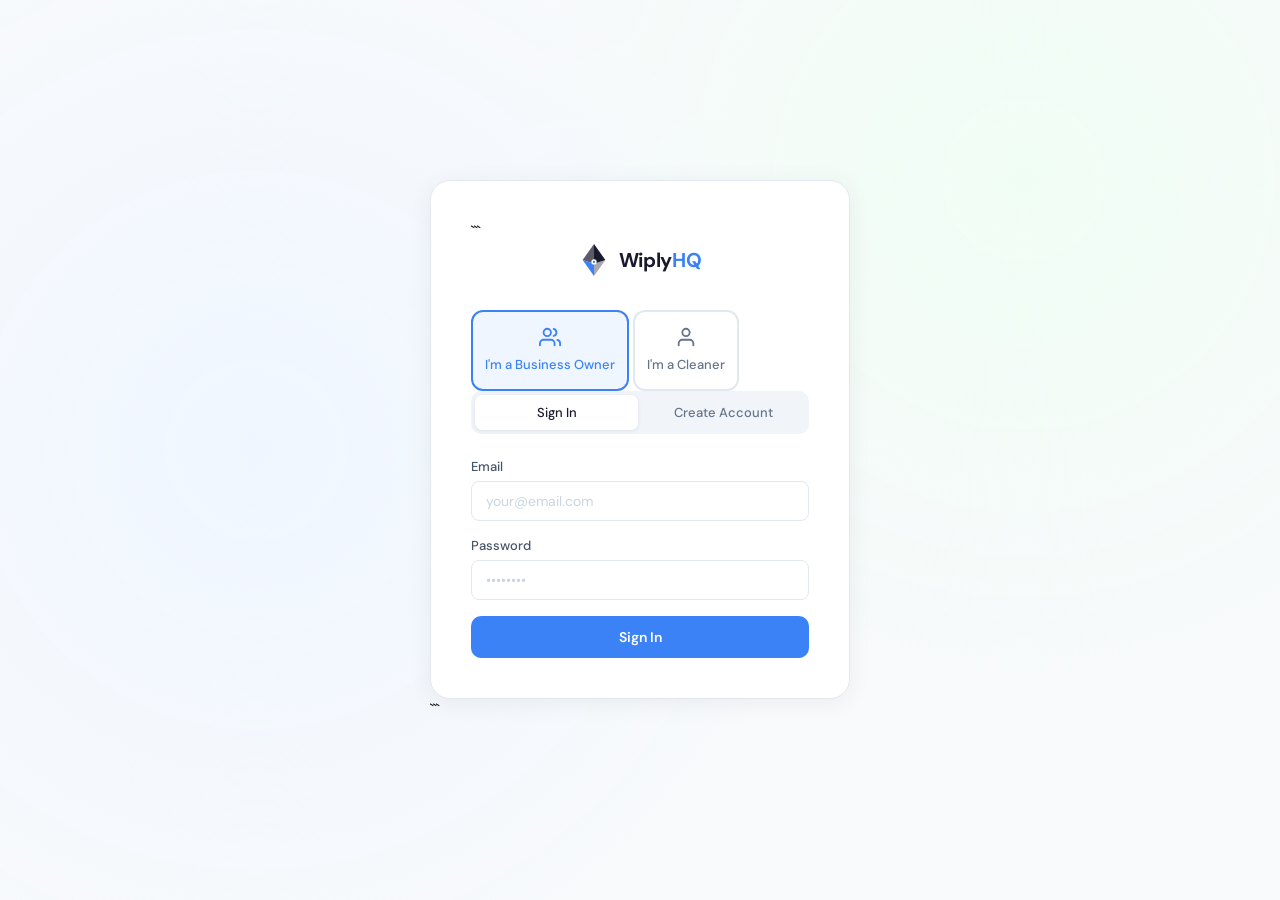
<file: index.html>
<!DOCTYPE html>

<html lang="en">
<head>
  <meta charset="UTF-8">
  <meta name="viewport" content="width=device-width, initial-scale=1.0">
  <title>WiplyHQ</title>
  <link rel="stylesheet" href="style.css">
</head>
<body>

<!-- SIDEBAR -->

<aside class="sidebar">
  <div class="sidebar-logo">
    <svg width="30" height="36" viewBox="0 0 30 38" fill="none">
      <path d="M15 2 L27 19 L15 23 L15 2Z" fill="#1A1A2E"/>
      <path d="M27 19 L15 36 L15 23 Z" fill="#1A1A2E" opacity="0.38"/>
      <path d="M3 19 L15 2 L15 23 Z" fill="#1A1A2E" opacity="0.72"/>
      <path d="M15 36 L3 19 L15 23 Z" fill="#3B82F6"/>
      <circle cx="15" cy="21" r="2.8" fill="white"/>
      <circle cx="15" cy="21" r="1.2" fill="#3B82F6"/>
    </svg>
    <span class="logo-wordmark">Wiply<span>HQ</span></span>
  </div>

  <nav class="sidebar-nav">
    <button class="nav-item active" id="nav-dashboard" onclick="showPage('dashboard')">
      <svg viewBox="0 0 24 24" fill="none" stroke="currentColor" stroke-width="2" stroke-linecap="round" stroke-linejoin="round">
        <rect x="3" y="3" width="7" height="7" rx="1"/><rect x="14" y="3" width="7" height="7" rx="1"/>
        <rect x="3" y="14" width="7" height="7" rx="1"/><rect x="14" y="14" width="7" height="7" rx="1"/>
      </svg>
      Dashboard
    </button>

```
<button class="nav-item" id="nav-clients" onclick="showPage('clients')">
  <svg viewBox="0 0 24 24" fill="none" stroke="currentColor" stroke-width="2" stroke-linecap="round" stroke-linejoin="round">
    <path d="M17 21v-2a4 4 0 0 0-4-4H5a4 4 0 0 0-4 4v2"/><circle cx="9" cy="7" r="4"/>
    <path d="M23 21v-2a4 4 0 0 0-3-3.87"/><path d="M16 3.13a4 4 0 0 1 0 7.75"/>
  </svg>
  Clients
</button>

<button class="nav-item" id="nav-schedule" onclick="showPage('schedule')">
  <svg viewBox="0 0 24 24" fill="none" stroke="currentColor" stroke-width="2" stroke-linecap="round" stroke-linejoin="round">
    <rect x="3" y="4" width="18" height="18" rx="2"/><line x1="16" y1="2" x2="16" y2="6"/>
    <line x1="8" y1="2" x2="8" y2="6"/><line x1="3" y1="10" x2="21" y2="10"/>
  </svg>
  Schedule
</button>

<button class="nav-item" id="nav-recurring" onclick="showPage('recurring')">
  <svg viewBox="0 0 24 24" fill="none" stroke="currentColor" stroke-width="2" stroke-linecap="round" stroke-linejoin="round">
    <polyline points="23 4 23 10 17 10"/><polyline points="1 20 1 14 7 14"/>
    <path d="M3.51 9a9 9 0 0 1 14.85-3.36L23 10M1 14l4.64 4.36A9 9 0 0 0 20.49 15"/>
  </svg>
  Recurring Cleanings
</button>

<button class="nav-item" id="nav-cleaners" onclick="showPage('cleaners')">
  <svg viewBox="0 0 24 24" fill="none" stroke="currentColor" stroke-width="2" stroke-linecap="round" stroke-linejoin="round">
    <path d="M20 21v-2a4 4 0 0 0-4-4H8a4 4 0 0 0-4 4v2"/><circle cx="12" cy="7" r="4"/>
  </svg>
  Cleaners
</button>

<button class="nav-item" id="nav-revenue" onclick="showPage('revenue')">
  <svg viewBox="0 0 24 24" fill="none" stroke="currentColor" stroke-width="2" stroke-linecap="round" stroke-linejoin="round">
    <line x1="12" y1="1" x2="12" y2="23"/><path d="M17 5H9.5a3.5 3.5 0 0 0 0 7h5a3.5 3.5 0 0 1 0 7H6"/>
  </svg>
  Revenue
</button>

<button class="nav-item" id="nav-notifications" onclick="showPage('notifications')">
  <svg viewBox="0 0 24 24" fill="none" stroke="currentColor" stroke-width="2" stroke-linecap="round" stroke-linejoin="round">
    <path d="M18 8A6 6 0 0 0 6 8c0 7-3 9-3 9h18s-3-2-3-9"/>
    <path d="M13.73 21a2 2 0 0 1-3.46 0"/>
  </svg>
  Notifications
  <span class="nav-badge" id="notif-badge">3</span>
</button>

<button class="nav-item" id="nav-crm" onclick="showPage('crm')">
  <svg viewBox="0 0 24 24" fill="none" stroke="currentColor" stroke-width="2" stroke-linecap="round" stroke-linejoin="round">
    <path d="M17 21v-2a4 4 0 0 0-4-4H5a4 4 0 0 0-4 4v2"/><circle cx="9" cy="7" r="4"/>
    <path d="M23 21v-2a4 4 0 0 0-3-3.87"/><path d="M16 3.13a4 4 0 0 1 0 7.75"/>
  </svg>
  CRM
</button>

<button class="nav-item" id="nav-settings" onclick="showPage('settings')">
  <svg viewBox="0 0 24 24" fill="none" stroke="currentColor" stroke-width="2" stroke-linecap="round" stroke-linejoin="round">
    <circle cx="12" cy="12" r="3"/>
    <path d="M19.4 15a1.65 1.65 0 0 0 .33 1.82l.06.06a2 2 0 0 1-2.83 2.83l-.06-.06a1.65 1.65 0 0 0-1.82-.33 1.65 1.65 0 0 0-1 1.51V21a2 2 0 0 1-4 0v-.09A1.65 1.65 0 0 0 9 19.4a1.65 1.65 0 0 0-1.82.33l-.06.06a2 2 0 0 1-2.83-2.83l.06-.06A1.65 1.65 0 0 0 4.68 15a1.65 1.65 0 0 0-1.51-1H3a2 2 0 0 1 0-4h.09A1.65 1.65 0 0 0 4.6 9a1.65 1.65 0 0 0-.33-1.82l-.06-.06a2 2 0 0 1 2.83-2.83l.06.06A1.65 1.65 0 0 0 9 4.68a1.65 1.65 0 0 0 1-1.51V3a2 2 0 0 1 4 0v.09a1.65 1.65 0 0 0 1 1.51 1.65 1.65 0 0 0 1.82-.33l.06-.06a2 2 0 0 1 2.83 2.83l-.06.06A1.65 1.65 0 0 0 19.4 9a1.65 1.65 0 0 0 1.51 1H21a2 2 0 0 1 0 4h-.09a1.65 1.65 0 0 0-1.51 1z"/>
  </svg>
  Settings
</button>
```

  </nav>

  <div class="sidebar-footer">
    <div class="sidebar-collapse">
      <svg viewBox="0 0 24 24" fill="none" stroke="currentColor" stroke-width="2" stroke-linecap="round" stroke-linejoin="round">
        <polyline points="15 18 9 12 15 6"/>
      </svg>
      Collapse
    </div>
  </div>
</aside>

<!-- MAIN -->

<main class="main">

  <!-- TOPBAR -->

  <header class="topbar">
    <span class="topbar-title">WiplyHQ</span>
    <div class="topbar-right">
      <div class="topbar-notif" onclick="showPage('notifications')">
        <svg viewBox="0 0 24 24" fill="none" stroke="currentColor" stroke-width="2" stroke-linecap="round" stroke-linejoin="round">
          <path d="M18 8A6 6 0 0 0 6 8c0 7-3 9-3 9h18s-3-2-3-9"/>
          <path d="M13.73 21a2 2 0 0 1-3.46 0"/>
        </svg>
        <span class="notif-dot"></span>
      </div>
      <div class="topbar-avatar">--</div>
    </div>
  </header>

  <!-- PAGE: DASHBOARD -->

  <div class="page active" id="page-dashboard">
    <div class="page-header">
      <div>
        <h1 class="page-title">Dashboard</h1>
        <p class="page-sub">The operating system for cleaning businesses.</p>
      </div>
    </div>
    <div class="stats-grid">
      <div class="stat-card">
        <div><div class="stat-label">Weekly Revenue</div><div class="stat-value" id="dash-weekly">$0</div></div>
        <div class="stat-icon blue"><svg viewBox="0 0 24 24" fill="none" stroke="currentColor" stroke-width="2" stroke-linecap="round" stroke-linejoin="round"><line x1="12" y1="1" x2="12" y2="23"/><path d="M17 5H9.5a3.5 3.5 0 0 0 0 7h5a3.5 3.5 0 0 1 0 7H6"/></svg></div>
      </div>
      <div class="stat-card">
        <div><div class="stat-label">Jobs This Week</div><div class="stat-value" id="dash-jobs">0</div></div>
        <div class="stat-icon blue"><svg viewBox="0 0 24 24" fill="none" stroke="currentColor" stroke-width="2" stroke-linecap="round" stroke-linejoin="round"><rect x="2" y="7" width="20" height="14" rx="2"/><path d="M16 7V5a2 2 0 0 0-2-2h-4a2 2 0 0 0-2 2v2"/></svg></div>
      </div>
      <div class="stat-card">
        <div><div class="stat-label">Active Clients</div><div class="stat-value" id="dash-clients">0</div></div>
        <div class="stat-icon blue"><svg viewBox="0 0 24 24" fill="none" stroke="currentColor" stroke-width="2" stroke-linecap="round" stroke-linejoin="round"><path d="M17 21v-2a4 4 0 0 0-4-4H5a4 4 0 0 0-4 4v2"/><circle cx="9" cy="7" r="4"/><path d="M23 21v-2a4 4 0 0 0-3-3.87"/><path d="M16 3.13a4 4 0 0 1 0 7.75"/></svg></div>
      </div>
      <div class="stat-card">
        <div><div class="stat-label">Completed Cleanings</div><div class="stat-value" id="dash-completed">0</div></div>
        <div class="stat-icon green"><svg viewBox="0 0 24 24" fill="none" stroke="currentColor" stroke-width="2" stroke-linecap="round" stroke-linejoin="round"><path d="M22 11.08V12a10 10 0 1 1-5.93-9.14"/><polyline points="22 4 12 14.01 9 11.01"/></svg></div>
      </div>
    </div>
    <div class="bottom-grid">
      <div class="chart-card">
        <div class="card-title">Revenue Overview</div>
        <div class="chart-inner">
          <div class="y-axis">
            <span class="y-label">$800</span><span class="y-label">$600</span>
            <span class="y-label">$400</span><span class="y-label">$200</span><span class="y-label">$0</span>
          </div>
          <div class="bars-area">
            <div class="grid-zone">
              <div class="grid-line" style="top:0%"></div><div class="grid-line" style="top:25%"></div>
              <div class="grid-line" style="top:50%"></div><div class="grid-line" style="top:75%"></div>
              <div class="bars-row">
                <div class="bar-item"><div class="bar-body" style="height:0%"></div><span class="bar-day">Mon</span></div>
                <div class="bar-item"><div class="bar-body" style="height:0%"></div><span class="bar-day">Tue</span></div>
                <div class="bar-item"><div class="bar-body" style="height:0%"></div><span class="bar-day">Wed</span></div>
                <div class="bar-item"><div class="bar-body" style="height:0%"></div><span class="bar-day">Thu</span></div>
                <div class="bar-item"><div class="bar-body" style="height:0%"></div><span class="bar-day">Fri</span></div>
                <div class="bar-item"><div class="bar-body" style="height:0%"></div><span class="bar-day">Sat</span></div>
                <div class="bar-item"><div class="bar-body" style="height:0%"></div><span class="bar-day">Sun</span></div>
              </div>
            </div>
          </div>
        </div>
      </div>
      <div class="jobs-card">
        <div class="card-title">Today's Jobs</div>
      </div>
    </div>
  </div>

  <!-- PAGE: CLIENTS -->

  <div class="page" id="page-clients">
    <div class="page-header">
      <h1 class="page-title">Clients</h1>
      <button class="btn-primary" onclick="openModal('modal-client')"><svg viewBox="0 0 24 24" fill="none" stroke="currentColor" stroke-width="2.5" stroke-linecap="round" stroke-linejoin="round"><line x1="12" y1="5" x2="12" y2="19"/><line x1="5" y1="12" x2="19" y2="12"/></svg>Add Client</button>
    </div>
    <div class="search-wrap">
      <svg class="search-icon" viewBox="0 0 24 24" fill="none" stroke="currentColor" stroke-width="2" stroke-linecap="round" stroke-linejoin="round"><circle cx="11" cy="11" r="8"/><line x1="21" y1="21" x2="16.65" y2="16.65"/></svg>
      <input class="search-input" type="text" placeholder="Search clients..." oninput="filterClients(this.value)"/>
    </div>
    <div class="clients-grid" id="clientsGrid"></div>
  </div>

  <!-- PAGE: SCHEDULE -->

  <div class="page" id="page-schedule">
    <div class="schedule-header">
      <div><h1 class="page-title">Schedule</h1></div>
      <div style="display:flex;gap:8px;align-items:center;">
        <div class="schedule-nav">
          <button class="nav-btn"><svg viewBox="0 0 24 24" fill="none" stroke="currentColor" stroke-width="2" stroke-linecap="round" stroke-linejoin="round"><polyline points="15 18 9 12 15 6"/></svg></button>
          <button class="today-btn">Today</button>
          <button class="nav-btn"><svg viewBox="0 0 24 24" fill="none" stroke="currentColor" stroke-width="2" stroke-linecap="round" stroke-linejoin="round"><polyline points="9 18 15 12 9 6"/></svg></button>
        </div>
        <button class="btn-primary" onclick="openModal('modal-job')">
          <svg viewBox="0 0 24 24" fill="none" stroke="currentColor" stroke-width="2.5" stroke-linecap="round" stroke-linejoin="round"><line x1="12" y1="5" x2="12" y2="19"/><line x1="5" y1="12" x2="19" y2="12"/></svg>
          Add Job
        </button>
      </div>
    </div>
    <div class="week-grid">
      <div class="day-col"><div class="day-header"><div class="day-name">Mon</div><div class="day-num">--</div></div><div class="day-body"></div></div>
      <div class="day-col"><div class="day-header"><div class="day-name">Tue</div><div class="day-num">--</div></div><div class="day-body"></div></div>
      <div class="day-col"><div class="day-header"><div class="day-name">Wed</div><div class="day-num">--</div></div><div class="day-body"></div></div>
      <div class="day-col"><div class="day-header"><div class="day-name">Thu</div><div class="day-num">--</div></div><div class="day-body"></div></div>
      <div class="day-col"><div class="day-header"><div class="day-name">Fri</div><div class="day-num">--</div></div><div class="day-body"></div></div>
      <div class="day-col"><div class="day-header"><div class="day-name">Sat</div><div class="day-num">--</div></div><div class="day-body"></div></div>
      <div class="day-col"><div class="day-header"><div class="day-name">Sun</div><div class="day-num">--</div></div><div class="day-body"></div></div>
    </div>
  </div>

  <!-- PAGE: RECURRING -->

  <div class="page" id="page-recurring">
    <div class="page-header">
      <h1 class="page-title">Recurring Cleanings</h1>
      <button class="btn-primary" onclick="openModal('modal-recurring')"><svg viewBox="0 0 24 24" fill="none" stroke="currentColor" stroke-width="2.5" stroke-linecap="round" stroke-linejoin="round"><line x1="12" y1="5" x2="12" y2="19"/><line x1="5" y1="12" x2="19" y2="12"/></svg>Add Recurring Service</button>
    </div>
    <div class="recurring-list"></div>
  </div>

  <!-- PAGE: CLEANERS -->

  <div class="page" id="page-cleaners">
    <div class="page-header">
      <h1 class="page-title">Cleaners</h1>
      <button class="btn-primary" onclick="openModal('modal-cleaner')"><svg viewBox="0 0 24 24" fill="none" stroke="currentColor" stroke-width="2.5" stroke-linecap="round" stroke-linejoin="round"><line x1="12" y1="5" x2="12" y2="19"/><line x1="5" y1="12" x2="19" y2="12"/></svg>Add Cleaner</button>
    </div>
    <div class="cleaners-grid"></div>
  </div>

  <!-- PAGE: REVENUE -->

  <div class="page" id="page-revenue">
    <div class="page-header"><h1 class="page-title">Revenue</h1></div>
    <div class="stats-grid">
      <div class="stat-card"><div><div class="stat-label">Total Revenue</div><div class="stat-value" id="rev-total">$0</div></div><div class="stat-icon blue"><svg viewBox="0 0 24 24" fill="none" stroke="currentColor" stroke-width="2" stroke-linecap="round" stroke-linejoin="round"><line x1="12" y1="1" x2="12" y2="23"/><path d="M17 5H9.5a3.5 3.5 0 0 0 0 7h5a3.5 3.5 0 0 1 0 7H6"/></svg></div></div>
      <div class="stat-card"><div><div class="stat-label">Weekly Revenue</div><div class="stat-value" id="rev-weekly">$0</div></div><div class="stat-icon blue"><svg viewBox="0 0 24 24" fill="none" stroke="currentColor" stroke-width="2" stroke-linecap="round" stroke-linejoin="round"><polyline points="23 6 13.5 15.5 8.5 10.5 1 18"/><polyline points="17 6 23 6 23 12"/></svg></div></div>
      <div class="stat-card"><div><div class="stat-label">Completed Jobs</div><div class="stat-value" id="rev-completed">0</div></div><div class="stat-icon blue"><svg viewBox="0 0 24 24" fill="none" stroke="currentColor" stroke-width="2" stroke-linecap="round" stroke-linejoin="round"><path d="M22 11.08V12a10 10 0 1 1-5.93-9.14"/><polyline points="22 4 12 14.01 9 11.01"/></svg></div></div>
      <div class="stat-card"><div><div class="stat-label">Average Job Value</div><div class="stat-value" id="rev-avg">$0</div></div><div class="stat-icon blue"><svg viewBox="0 0 24 24" fill="none" stroke="currentColor" stroke-width="2" stroke-linecap="round" stroke-linejoin="round"><rect x="2" y="3" width="20" height="14" rx="2"/><line x1="8" y1="21" x2="16" y2="21"/><line x1="12" y1="17" x2="12" y2="21"/></svg></div></div>
    </div>
    <div class="revenue-bottom">
      <div class="chart-card">
        <div class="card-title">Weekly Revenue</div>
        <div class="chart-inner">
          <div class="y-axis"><span class="y-label">$800</span><span class="y-label">$600</span><span class="y-label">$400</span><span class="y-label">$200</span><span class="y-label">$0</span></div>
          <div class="bars-area"><div class="grid-zone"><div class="grid-line" style="top:0%"></div><div class="grid-line" style="top:25%"></div><div class="grid-line" style="top:50%"></div><div class="grid-line" style="top:75%"></div><div class="bars-row"><div class="bar-item"><div class="bar-body" style="height:0%"></div><span class="bar-day">Mon</span></div><div class="bar-item"><div class="bar-body" style="height:0%"></div><span class="bar-day">Tue</span></div><div class="bar-item"><div class="bar-body" style="height:0%"></div><span class="bar-day">Wed</span></div><div class="bar-item"><div class="bar-body" style="height:0%"></div><span class="bar-day">Thu</span></div><div class="bar-item"><div class="bar-body" style="height:0%"></div><span class="bar-day">Fri</span></div><div class="bar-item"><div class="bar-body" style="height:0%"></div><span class="bar-day">Sat</span></div><div class="bar-item"><div class="bar-body" style="height:0%"></div><span class="bar-day">Sun</span></div></div></div></div>
        </div>
      </div>
      <div class="chart-card">
        <div class="card-title">Revenue Chart</div>
        <div class="chart-inner">
          <div class="y-axis"><span class="y-label">$14k</span><span class="y-label">$10.5k</span><span class="y-label">$7k</span><span class="y-label">$3.5k</span><span class="y-label">$0k</span></div>
          <div class="bars-area"><div class="grid-zone"><div class="grid-line" style="top:0%"></div><div class="grid-line" style="top:25%"></div><div class="grid-line" style="top:50%"></div><div class="grid-line" style="top:75%"></div>
            <svg style="position:absolute;inset:0;width:100%;height:calc(100% - 26px);overflow:visible;" preserveAspectRatio="none" viewBox="0 0 100 100">
              <defs><linearGradient id="lineGrad" x1="0" y1="0" x2="0" y2="1"><stop offset="0%" stop-color="#3B82F6" stop-opacity="0.2"/><stop offset="100%" stop-color="#3B82F6" stop-opacity="0"/></linearGradient></defs>
              <path d="M0,100 L100,100" fill="none" stroke="#3B82F6" stroke-width="2" stroke-linecap="round"/>
            </svg>
            <div style="position:absolute;bottom:0;left:8px;right:8px;display:flex;justify-content:space-between;"><span class="bar-day">Jan</span><span class="bar-day">Feb</span><span class="bar-day">Mar</span><span class="bar-day">Apr</span><span class="bar-day">May</span><span class="bar-day">Jun</span></div>
          </div></div>
        </div>
      </div>
    </div>
  </div>

  <!-- PAGE: NOTIFICATIONS -->

  <div class="page" id="page-notifications">
    <div class="page-header">
      <h1 class="page-title">Notifications</h1>
      <button class="btn-outline" onclick="markAllRead()">Mark all as read</button>
    </div>
    <div class="card">
      <div class="notif-list" id="notif-list">
        <div style="text-align:center;color:#94a3b8;padding:48px 0;">No notifications yet.</div>
      </div>
    </div>
  </div>

  <!-- PAGE: CRM -->

  <div class="page" id="page-crm">
    <div class="page-header"><h1 class="page-title">CRM</h1></div>
    <div id="crm-content" style="color:#94a3b8;padding:48px 0;text-align:center;">Loading CRM...</div>
  </div>

  <!-- PAGE: SETTINGS -->

  <div class="page" id="page-settings">
    <div class="page-header"><h1 class="page-title">Settings</h1></div>
    <div class="settings-stack">
      <div class="settings-card">
        <div class="settings-card-header"><div class="settings-card-icon"><svg viewBox="0 0 24 24" fill="none" stroke="currentColor" stroke-width="2" stroke-linecap="round" stroke-linejoin="round"><path d="M14 2H6a2 2 0 0 0-2 2v16a2 2 0 0 0 2 2h12a2 2 0 0 0 2-2V8z"/><polyline points="14 2 14 8 20 8"/><line x1="16" y1="13" x2="8" y2="13"/><line x1="16" y1="17" x2="8" y2="17"/></svg></div><h2 class="settings-card-title">Company Information</h2></div>
        <div class="settings-field"><label class="settings-label">Company Name</label><input class="settings-input" type="text" id="settings-company" placeholder="Your company name"/></div>
        <div class="settings-field"><label class="settings-label">Phone</label><input class="settings-input" type="tel" id="settings-phone" placeholder="(555) 000-0000"/></div>
        <div class="settings-field"><label class="settings-label">Address</label><input class="settings-input" type="text" id="settings-address" placeholder="City, State"/></div>
      </div>
      <div class="settings-card">
        <div class="settings-card-header"><div class="settings-card-icon"><svg viewBox="0 0 24 24" fill="none" stroke="currentColor" stroke-width="2" stroke-linecap="round" stroke-linejoin="round"><path d="M17 21v-2a4 4 0 0 0-4-4H5a4 4 0 0 0-4 4v2"/><circle cx="9" cy="7" r="4"/><path d="M23 21v-2a4 4 0 0 0-3-3.87"/><path d="M16 3.13a4 4 0 0 1 0 7.75"/></svg></div><h2 class="settings-card-title">Team Permissions</h2></div>
        <div class="settings-toggle-row"><div class="settings-toggle-info"><div class="settings-toggle-title">Allow cleaners to view client details</div><div class="settings-toggle-sub">Cleaners can see client phone and notes</div></div><label class="toggle on"><input type="checkbox" checked onchange="this.closest('.toggle').classList.toggle('on',this.checked)"/><span class="toggle-track"><span class="toggle-thumb"></span></span></label></div>
        <div class="settings-toggle-row"><div class="settings-toggle-info"><div class="settings-toggle-title">Allow cleaners to mark jobs complete</div><div class="settings-toggle-sub">Cleaners can update job status</div></div><label class="toggle on"><input type="checkbox" checked onchange="this.closest('.toggle').classList.toggle('on',this.checked)"/><span class="toggle-track"><span class="toggle-thumb"></span></span></label></div>
      </div>
      <div class="settings-card">
        <div class="settings-card-header"><div class="settings-card-icon"><svg viewBox="0 0 24 24" fill="none" stroke="currentColor" stroke-width="2" stroke-linecap="round" stroke-linejoin="round"><path d="M18 8A6 6 0 0 0 6 8c0 7-3 9-3 9h18s-3-2-3-9"/><path d="M13.73 21a2 2 0 0 1-3.46 0"/></svg></div><h2 class="settings-card-title">Notification Preferences</h2></div>
        <div class="settings-toggle-row"><div class="settings-toggle-info"><div class="settings-toggle-title">Cleaning Scheduled</div><div class="settings-toggle-sub">Send confirmation when cleaning is booked</div></div><label class="toggle on"><input type="checkbox" checked onchange="this.closest('.toggle').classList.toggle('on',this.checked)"/><span class="toggle-track"><span class="toggle-thumb"></span></span></label></div>
        <div class="settings-toggle-row"><div class="settings-toggle-info"><div class="settings-toggle-title">24h Reminder</div><div class="settings-toggle-sub">Send reminder 24h before cleaning</div></div><label class="toggle on"><input type="checkbox" checked onchange="this.closest('.toggle').classList.toggle('on',this.checked)"/><span class="toggle-track"><span class="toggle-thumb"></span></span></label></div>
        <div class="settings-toggle-row"><div class="settings-toggle-info"><div class="settings-toggle-title">Cleaner Arriving</div><div class="settings-toggle-sub">Notify client when cleaner is on the way</div></div><label class="toggle on"><input type="checkbox" checked onchange="this.closest('.toggle').classList.toggle('on',this.checked)"/><span class="toggle-track"><span class="toggle-thumb"></span></span></label></div>
      </div>
      <div class="settings-card">
        <div class="settings-card-header"><div class="settings-card-icon"><svg viewBox="0 0 24 24" fill="none" stroke="currentColor" stroke-width="2" stroke-linecap="round" stroke-linejoin="round"><circle cx="12" cy="12" r="10"/><line x1="2" y1="12" x2="22" y2="12"/><path d="M12 2a15.3 15.3 0 0 1 4 10 15.3 15.3 0 0 1-4 10 15.3 15.3 0 0 1-4-10 15.3 15.3 0 0 1 4-10z"/></svg></div><h2 class="settings-card-title">Language Settings</h2></div>
        <div class="settings-field"><label class="settings-label">Language</label><div class="settings-select-wrap"><select class="settings-select"><option value="en" selected>English</option><option value="pt">Português (BR)</option><option value="es">Español</option></select><svg class="settings-select-arrow" viewBox="0 0 24 24" fill="none" stroke="currentColor" stroke-width="2" stroke-linecap="round" stroke-linejoin="round"><polyline points="6 9 12 15 18 9"/></svg></div></div>
      </div>
      <div class="settings-actions">
        <button class="btn-primary" onclick="logout()">Log Out</button>
      </div>
    </div>
  </div>

</main>

<!-- MODALS -->

<div class="modal-overlay" id="modal-client" onclick="closeModalOutside(event,'modal-client')">
  <div class="modal">
    <div class="modal-header"><span class="modal-title">Add Client</span><button class="modal-close" onclick="closeModal('modal-client')"><svg viewBox="0 0 24 24" fill="none" stroke="currentColor" stroke-width="2" stroke-linecap="round" stroke-linejoin="round"><line x1="18" y1="6" x2="6" y2="18"/><line x1="6" y1="6" x2="18" y2="18"/></svg></button></div>
    <div class="form-group"><label class="form-label">Full Name</label><input class="form-input" type="text" id="client-name" placeholder="e.g. Jane Smith"></div>
    <div class="form-group"><label class="form-label">Phone</label><input class="form-input" type="tel" id="client-phone" placeholder="(555) 000-0000"></div>
    <div class="form-group"><label class="form-label">Address</label><input class="form-input" type="text" id="client-address" placeholder="123 Main St, Austin, TX"></div>
    <div class="form-group"><label class="form-label">Notes</label><input class="form-input" type="text" id="client-notes" placeholder="Any special instructions..."></div>
    <div class="modal-actions"><button class="btn-cancel" onclick="closeModal('modal-client')">Cancel</button><button class="btn-save" onclick="saveClient()">Save Client</button></div>
  </div>
</div>

<div class="modal-overlay" id="modal-recurring" onclick="closeModalOutside(event,'modal-recurring')">
  <div class="modal">
    <div class="modal-header"><span class="modal-title">Add Recurring Service</span><button class="modal-close" onclick="closeModal('modal-recurring')"><svg viewBox="0 0 24 24" fill="none" stroke="currentColor" stroke-width="2" stroke-linecap="round" stroke-linejoin="round"><line x1="18" y1="6" x2="6" y2="18"/><line x1="6" y1="6" x2="18" y2="18"/></svg></button></div>
    <div class="form-group"><label class="form-label">Client</label><select class="form-select" id="recurring-client"></select></div>
    <div class="form-group"><label class="form-label">Frequency</label><select class="form-select" id="recurring-frequency"><option value="weekly">Weekly</option><option value="biweekly">Biweekly</option><option value="monthly">Monthly</option></select></div>
    <div class="form-group"><label class="form-label">Next Date</label><input class="form-input" type="date" id="recurring-date"></div>
    <div class="form-group"><label class="form-label">Price ($)</label><input class="form-input" type="number" id="recurring-price" placeholder="150"></div>
    <div class="modal-actions"><button class="btn-cancel" onclick="closeModal('modal-recurring')">Cancel</button><button class="btn-save" onclick="saveRecurring()">Save Service</button></div>
  </div>
</div>

<div class="modal-overlay" id="modal-cleaner" onclick="closeModalOutside(event,'modal-cleaner')">
  <div class="modal">
    <div class="modal-header"><span class="modal-title">Add Cleaner</span><button class="modal-close" onclick="closeModal('modal-cleaner')"><svg viewBox="0 0 24 24" fill="none" stroke="currentColor" stroke-width="2" stroke-linecap="round" stroke-linejoin="round"><line x1="18" y1="6" x2="6" y2="18"/><line x1="6" y1="6" x2="18" y2="18"/></svg></button></div>
    <div class="form-group"><label class="form-label">Full Name</label><input class="form-input" type="text" id="cleaner-name" placeholder="e.g. Ana Silva"></div>
    <div class="form-group"><label class="form-label">Phone</label><input class="form-input" type="tel" id="cleaner-phone" placeholder="(555) 000-0000"></div>
    <div class="form-group"><label class="form-label">Email</label><input class="form-input" type="email" id="cleaner-email" placeholder="ana@email.com"></div>
    <div class="modal-actions"><button class="btn-cancel" onclick="closeModal('modal-cleaner')">Cancel</button><button class="btn-save" onclick="saveCleaner()">Save Cleaner</button></div>
  </div>
</div>

<div class="modal-overlay" id="modal-job" onclick="closeModalOutside(event,'modal-job')">
  <div class="modal">
    <div class="modal-header"><span class="modal-title">Add Job</span><button class="modal-close" onclick="closeModal('modal-job')"><svg viewBox="0 0 24 24" fill="none" stroke="currentColor" stroke-width="2" stroke-linecap="round" stroke-linejoin="round"><line x1="18" y1="6" x2="6" y2="18"/><line x1="6" y1="6" x2="18" y2="18"/></svg></button></div>
    <div class="form-group"><label class="form-label">Client</label><select class="form-select" id="job-client"></select></div>
    <div class="form-group"><label class="form-label">Cleaner</label><select class="form-select" id="job-cleaner"></select></div>
    <div class="form-group"><label class="form-label">Date & Time</label><input class="form-input" type="datetime-local" id="job-date"></div>
    <div class="form-group"><label class="form-label">Price ($)</label><input class="form-input" type="number" id="job-price" placeholder="150"></div>
    <div class="modal-actions"><button class="btn-cancel" onclick="closeModal('modal-job')">Cancel</button><button class="btn-save" onclick="saveJob()">Save Job</button></div>
  </div>
</div>

<script>
  // Proteção de rota
  if (!localStorage.getItem('token')) window.location.href = 'login.html';
  var user = JSON.parse(localStorage.getItem('user') || '{}');
  if (user.role === 'cleaner') window.location.href = 'cleaner.html';

  // Avatar com iniciais do usuário logado
  var avatar = document.querySelector('.topbar-avatar');
  if (avatar && user.name) {
    var initials = user.name.split(' ').map(function(n) { return n[0]; }).join('').toUpperCase().slice(0, 2);
    avatar.textContent = initials;
  }

  // Preenche settings com dados do usuário
  if (user.company) { var sc = document.getElementById('settings-company'); if(sc) sc.value = user.company; }

  function logout() {
    localStorage.removeItem('token');
    localStorage.removeItem('user');
    window.location.href = 'login.html';
  }
</script>

<script src="script.js"></script>

</body>
</html>
</file>
<file: style.css>
/* ═══════════════════════════════════════════════
   WIPLYHQ — style.css
   CSS Global Completo — todas as páginas
═══════════════════════════════════════════════ */

@import url('https://fonts.googleapis.com/css2?family=DM+Sans:wght@300;400;500;600;700&family=DM+Mono:wght@400;500&display=swap');

/* ── VARIÁVEIS ── */
:root {
  --navy:        #1A1A2E;
  --blue:        #3B82F6;
  --blue-light:  #EFF6FF;
  --green:       #10B981;
  --green-light: #D1FAE5;
  --amber:       #F59E0B;
  --amber-light: #FEF3C7;
  --red:         #EF4444;
  --red-light:   #FEE2E2;
  --gray-50:     #F8FAFC;
  --gray-100:    #F1F5F9;
  --gray-200:    #E2E8F0;
  --gray-400:    #94A3B8;
  --gray-500:    #64748B;
  --gray-600:    #475569;
  --gray-800:    #1E293B;
  --sidebar-w:   240px;
  --header-h:    56px;
}

/* ── RESET ── */
* { box-sizing: border-box; margin: 0; padding: 0; }
body { font-family: 'DM Sans', sans-serif; background: var(--gray-50); color: var(--gray-800); display: flex; min-height: 100vh; font-size: 14px; }

/* ══ SIDEBAR ══ */
.sidebar { width: var(--sidebar-w); background: white; border-right: 1px solid var(--gray-200); display: flex; flex-direction: column; position: fixed; top: 0; left: 0; bottom: 0; z-index: 100; }
.sidebar-logo { height: var(--header-h); display: flex; align-items: center; gap: 10px; padding: 0 20px; border-bottom: 1px solid var(--gray-200); flex-shrink: 0; }
.logo-wordmark { font-size: 17px; font-weight: 700; letter-spacing: -0.4px; color: var(--navy); }
.logo-wordmark span { color: var(--blue); }
.sidebar-nav { flex: 1; padding: 12px 10px; overflow-y: auto; }
.nav-item { display: flex; align-items: center; gap: 10px; padding: 9px 12px; border-radius: 8px; cursor: pointer; color: var(--gray-600); font-weight: 500; font-size: 13.5px; transition: all 0.15s; margin-bottom: 2px; text-decoration: none; border: none; background: none; width: 100%; text-align: left; font-family: 'DM Sans', sans-serif; }
.nav-item:hover { background: var(--gray-50); color: var(--gray-800); }
.nav-item.active { background: var(--blue-light); color: var(--blue); }
.nav-item svg { width: 17px; height: 17px; flex-shrink: 0; }
.nav-badge { margin-left: auto; background: var(--blue); color: white; font-size: 10px; font-weight: 700; padding: 1px 7px; border-radius: 100px; font-family: 'DM Mono', monospace; }
.sidebar-footer { padding: 12px 10px; border-top: 1px solid var(--gray-200); flex-shrink: 0; }
.sidebar-collapse { display: flex; align-items: center; gap: 8px; padding: 8px 12px; border-radius: 8px; cursor: pointer; color: var(--gray-400); font-size: 12px; font-weight: 500; }
.sidebar-collapse svg { width: 16px; height: 16px; }

/* ══ MAIN / TOPBAR ══ */
.main { margin-left: var(--sidebar-w); flex: 1; display: block; min-height: 100vh; }
.topbar { height: var(--header-h); background: white; border-bottom: 1px solid var(--gray-200); display: flex; align-items: center; justify-content: space-between; padding: 0 28px; position: sticky; top: 0; z-index: 50; flex-shrink: 0; }
.topbar-title { font-size: 15px; font-weight: 700; color: var(--navy); letter-spacing: -0.3px; }
.topbar-right { display: flex; align-items: center; gap: 12px; }
.topbar-notif { position: relative; width: 36px; height: 36px; border-radius: 8px; display: flex; align-items: center; justify-content: center; cursor: pointer; color: var(--gray-600); transition: background 0.15s; }
.topbar-notif:hover { background: var(--gray-100); }
.topbar-notif svg { width: 20px; height: 20px; }
.notif-dot { position: absolute; top: 7px; right: 7px; width: 7px; height: 7px; background: var(--blue); border-radius: 50%; border: 1.5px solid white; }
.topbar-avatar { width: 34px; height: 34px; border-radius: 8px; background: var(--navy); color: #E0E7FF; font-size: 12px; font-weight: 700; display: flex; align-items: center; justify-content: center; cursor: pointer; letter-spacing: 0.5px; }

/* ══ PAGES ══ */
.page { display: none; padding: 28px; flex: 1; animation: fadeUp 0.3s ease; }
.page.active { display: block; }
@keyframes fadeUp { from { opacity: 0; transform: translateY(8px); } to { opacity: 1; transform: translateY(0); } }

/* ══ SHARED ══ */
.page-header { display: flex; align-items: center; justify-content: space-between; margin-bottom: 24px; }
.page-title { font-size: 24px; font-weight: 700; color: var(--navy); letter-spacing: -0.5px; }
.page-sub { font-size: 13px; color: var(--gray-400); margin-top: 3px; }
.card { background: white; border: 1px solid var(--gray-200); border-radius: 12px; }
.card-title { font-size: 15px; font-weight: 700; color: var(--navy); margin-bottom: 18px; }

/* ══ BUTTONS ══ */
.btn-primary { display: flex; align-items: center; gap: 6px; background: var(--blue); color: white; border: none; border-radius: 8px; padding: 9px 18px; font-size: 13.5px; font-weight: 600; font-family: 'DM Sans', sans-serif; cursor: pointer; transition: background 0.15s; white-space: nowrap; }
.btn-primary:hover { background: #2563EB; }
.btn-primary svg { width: 16px; height: 16px; }
.btn-outline { padding: 8px 16px; border-radius: 8px; border: 1px solid var(--gray-200); background: white; color: var(--gray-600); font-size: 13px; font-weight: 500; font-family: 'DM Sans', sans-serif; cursor: pointer; transition: background 0.15s; }
.btn-outline:hover { background: var(--gray-50); }

/* ══ BADGES ══ */
.badge { font-size: 10.5px; font-weight: 600; padding: 3px 8px; border-radius: 100px; white-space: nowrap; }
.badge-scheduled  { background: var(--gray-100); color: var(--gray-600); }
.badge-inprogress { background: var(--amber-light); color: #92400E; }
.badge-completed  { background: var(--green-light); color: #065F46; }
.badge-weekly     { background: var(--blue-light); color: #1D4ED8; }
.badge-biweekly   { background: var(--amber-light); color: #92400E; }
.badge-monthly    { background: var(--green-light); color: #065F46; }
.badge-active     { background: var(--green-light); color: #065F46; }
.badge-inactive   { background: var(--gray-100); color: var(--gray-600); }

/* ══ DASHBOARD ══ */
.stats-grid { display: grid; grid-template-columns: repeat(4,1fr); gap: 14px; margin-bottom: 20px; }
.stat-card { background: white; border: 1px solid var(--gray-200); border-radius: 12px; padding: 18px 20px; display: flex; align-items: center; justify-content: space-between; transition: box-shadow 0.15s; }
.stat-card:hover { box-shadow: 0 2px 12px rgba(0,0,0,0.06); }
.stat-label { font-size: 12px; color: var(--gray-400); font-weight: 500; margin-bottom: 6px; }
.stat-value { font-size: 26px; font-weight: 700; color: var(--navy); letter-spacing: -0.5px; line-height: 1; }
.stat-icon { width: 40px; height: 40px; border-radius: 10px; display: flex; align-items: center; justify-content: center; flex-shrink: 0; }
.stat-icon svg { width: 20px; height: 20px; }
.stat-icon.blue  { background: var(--blue-light); color: var(--blue); }
.stat-icon.green { background: var(--green-light); color: var(--green); }
.bottom-grid { display: grid; grid-template-columns: 1fr 360px; gap: 14px; }
.chart-card { background: white; border: 1px solid var(--gray-200); border-radius: 12px; padding: 22px 24px; }
.chart-inner { display: flex; height: 210px; }
.y-axis { display: flex; flex-direction: column; justify-content: space-between; padding-bottom: 26px; width: 44px; flex-shrink: 0; text-align: right; padding-right: 8px; }
.y-label { font-size: 10px; color: var(--gray-400); font-family: 'DM Mono', monospace; }
.bars-area { flex: 1; display: flex; flex-direction: column; }
.grid-zone { flex: 1; position: relative; border-left: 1px solid var(--gray-100); }
.grid-line { position: absolute; left: 0; right: 0; border-top: 1px dashed var(--gray-100); }
.bars-row { position: absolute; bottom: 0; left: 8px; right: 8px; top: 0; display: flex; align-items: flex-end; gap: 8px; }
.bar-item { display: flex; flex-direction: column; align-items: center; flex: 1; }
.bar-body { width: 100%; background: var(--blue); border-radius: 5px 5px 0 0; }
.bar-body:hover { opacity: 0.75; cursor: pointer; }
.bar-day { font-size: 11px; color: var(--gray-400); font-weight: 500; margin-top: 6px; }
.jobs-card { background: white; border: 1px solid var(--gray-200); border-radius: 12px; padding: 22px 20px; }
.job-item { display: flex; align-items: center; gap: 12px; padding: 12px 0; border-bottom: 1px solid var(--gray-100); cursor: pointer; transition: all 0.12s; }
.job-item:last-child { border-bottom: none; }
.job-item:hover { background: var(--gray-50); margin: 0 -10px; padding: 12px 10px; border-radius: 8px; }
.job-clock { width: 32px; height: 32px; border-radius: 8px; background: var(--blue-light); color: var(--blue); display: flex; align-items: center; justify-content: center; flex-shrink: 0; }
.job-clock svg { width: 15px; height: 15px; }
.job-info { flex: 1; min-width: 0; }
.job-name { font-size: 13.5px; font-weight: 600; color: var(--navy); margin-bottom: 2px; }
.job-meta { font-size: 11.5px; color: var(--gray-400); }

/* ══ CLIENTS ══ */
.search-wrap { position: relative; margin-bottom: 22px; max-width: 400px; }
.search-icon { position: absolute; left: 12px; top: 50%; transform: translateY(-50%); color: var(--gray-400); width: 16px; height: 16px; pointer-events: none; }
.search-input { width: 100%; padding: 10px 14px 10px 38px; border: 1px solid var(--gray-200); border-radius: 8px; font-size: 13.5px; font-family: 'DM Sans', sans-serif; color: var(--gray-800); background: white; outline: none; transition: border-color 0.15s, box-shadow 0.15s; }
.search-input::placeholder { color: var(--gray-400); }
.search-input:focus { border-color: var(--blue); box-shadow: 0 0 0 3px rgba(59,130,246,0.1); }
.clients-grid { display: grid; grid-template-columns: repeat(3,1fr); gap: 14px; }
.client-card { background: white; border: 1px solid var(--gray-200); border-radius: 12px; padding: 20px; cursor: pointer; transition: box-shadow 0.15s, transform 0.1s; }
.client-card:hover { box-shadow: 0 4px 16px rgba(0,0,0,0.07); transform: translateY(-1px); }
.client-card.hidden { display: none; }
.client-name { font-size: 16px; font-weight: 700; color: var(--navy); letter-spacing: -0.3px; margin-bottom: 14px; }
.client-detail { display: flex; align-items: flex-start; gap: 8px; margin-bottom: 8px; font-size: 13px; color: var(--gray-600); line-height: 1.5; }
.client-detail:last-child { margin-bottom: 0; }
.client-detail svg { width: 15px; height: 15px; flex-shrink: 0; margin-top: 1px; color: var(--gray-400); }

/* ══ SCHEDULE ══ */
.schedule-header { display: flex; align-items: center; justify-content: space-between; margin-bottom: 20px; }
.schedule-nav { display: flex; align-items: center; gap: 8px; }
.nav-btn { width: 34px; height: 34px; border-radius: 8px; border: 1px solid var(--gray-200); background: white; display: flex; align-items: center; justify-content: center; cursor: pointer; color: var(--gray-600); transition: background 0.15s; }
.nav-btn:hover { background: var(--gray-50); }
.nav-btn svg { width: 16px; height: 16px; }
.today-btn { padding: 7px 16px; border-radius: 8px; border: 1px solid var(--gray-200); background: white; font-size: 13px; font-weight: 500; font-family: 'DM Sans', sans-serif; cursor: pointer; color: var(--gray-800); transition: background 0.15s; }
.today-btn:hover { background: var(--gray-50); }
.week-grid { display: grid; grid-template-columns: repeat(7,1fr); border: 1px solid var(--gray-200); border-radius: 12px; overflow: hidden; background: white; }
.day-col { border-right: 1px solid var(--gray-200); min-height: 500px; }
.day-col:last-child { border-right: none; }
.day-header { padding: 14px 12px 10px; border-bottom: 1px solid var(--gray-200); }
.day-name { font-size: 11px; font-weight: 600; color: var(--gray-400); text-transform: uppercase; letter-spacing: 0.06em; margin-bottom: 4px; }
.day-num { font-size: 18px; font-weight: 700; color: var(--navy); }
.day-num.today { color: var(--blue); }
.day-body { padding: 8px; display: flex; flex-direction: column; gap: 6px; }
.job-block { background: var(--gray-50); border: 1px solid var(--gray-200); border-radius: 8px; padding: 8px 10px; cursor: pointer; transition: box-shadow 0.12s; }
.job-block:hover { box-shadow: 0 2px 8px rgba(0,0,0,0.08); }
.job-block-time { display: flex; align-items: center; gap: 4px; font-size: 11px; color: var(--gray-500); margin-bottom: 3px; }
.job-block-time svg { width: 11px; height: 11px; }
.job-block-name { font-size: 12px; font-weight: 600; color: var(--navy); margin-bottom: 3px; }
.job-block-cleaner { display: flex; align-items: center; gap: 4px; font-size: 11px; color: var(--gray-400); margin-bottom: 5px; }
.job-block-cleaner svg { width: 11px; height: 11px; }

/* ══ RECURRING ══ */
.recurring-list { display: flex; flex-direction: column; gap: 10px; }
.recurring-card { background: white; border: 1px solid var(--gray-200); border-radius: 12px; padding: 18px 22px; display: flex; align-items: center; justify-content: space-between; cursor: pointer; transition: box-shadow 0.15s; }
.recurring-card:hover { box-shadow: 0 2px 12px rgba(0,0,0,0.06); }
.recurring-left { display: flex; flex-direction: column; gap: 6px; }
.recurring-name-row { display: flex; align-items: center; gap: 10px; }
.recurring-name { font-size: 16px; font-weight: 700; color: var(--navy); }
.recurring-meta { display: flex; align-items: center; gap: 18px; }
.recurring-meta-item { display: flex; align-items: center; gap: 6px; font-size: 13px; color: var(--gray-500); }
.recurring-meta-item svg { width: 14px; height: 14px; color: var(--gray-400); }
.recurring-right { text-align: right; flex-shrink: 0; }
.recurring-next-label { font-size: 11px; color: var(--gray-400); margin-bottom: 4px; }
.recurring-next-date { display: flex; align-items: center; gap: 6px; font-size: 14px; font-weight: 600; color: var(--navy); justify-content: flex-end; }
.recurring-next-date svg { width: 14px; height: 14px; color: var(--blue); }

/* ══ CLEANERS ══ */
.cleaners-grid { display: grid; grid-template-columns: repeat(4,1fr); gap: 14px; }
.cleaner-card { background: white; border: 1px solid var(--gray-200); border-radius: 12px; padding: 20px 18px; cursor: pointer; transition: box-shadow 0.15s, transform 0.1s; }
.cleaner-card:hover { box-shadow: 0 4px 16px rgba(0,0,0,0.07); transform: translateY(-1px); }
.cleaner-avatar { width: 44px; height: 44px; border-radius: 50%; background: var(--blue-light); color: var(--blue); display: flex; align-items: center; justify-content: center; margin-bottom: 10px; }
.cleaner-avatar svg { width: 22px; height: 22px; }
.cleaner-name { font-size: 15px; font-weight: 700; color: var(--navy); margin-bottom: 4px; }
.cleaner-phone { display: flex; align-items: center; gap: 5px; font-size: 12.5px; color: var(--gray-500); margin-bottom: 12px; }
.cleaner-phone svg { width: 13px; height: 13px; color: var(--gray-400); }
.cleaner-footer { display: flex; align-items: center; justify-content: space-between; }
.cleaner-jobs { font-size: 12px; color: var(--gray-500); }

/* ══ REVENUE ══ */
.revenue-bottom { display: grid; grid-template-columns: 1fr 1fr; gap: 14px; margin-top: 20px; }

/* ══ NOTIFICATIONS ══ */
.notif-list { display: flex; flex-direction: column; }
.notif-item { display: flex; align-items: flex-start; gap: 14px; padding: 16px 18px; border-bottom: 1px solid var(--gray-100); cursor: pointer; transition: background 0.12s; }
.notif-item:last-child { border-bottom: none; }
.notif-item:hover { background: var(--gray-50); }
.notif-item.unread { border-left: 3px solid var(--blue); }
.notif-icon { width: 36px; height: 36px; border-radius: 50%; flex-shrink: 0; display: flex; align-items: center; justify-content: center; }
.notif-icon svg { width: 16px; height: 16px; }
.notif-icon.green { background: var(--green-light); color: var(--green); }
.notif-icon.amber { background: var(--amber-light); color: var(--amber); }
.notif-icon.blue  { background: var(--blue-light); color: var(--blue); }
.notif-content { flex: 1; }
.notif-title { display: flex; align-items: center; gap: 6px; font-size: 14px; font-weight: 600; color: var(--navy); margin-bottom: 3px; }
.notif-dot-inline { width: 7px; height: 7px; background: var(--blue); border-radius: 50%; flex-shrink: 0; }
.notif-msg { font-size: 13px; color: var(--gray-600); margin-bottom: 4px; line-height: 1.5; }
.notif-time { font-size: 11.5px; color: var(--gray-400); }

/* ══ SETTINGS ══ */
.settings-stack { display: flex; flex-direction: column; gap: 16px; max-width: 660px; }
.settings-card { background: white; border: 1px solid var(--gray-200); border-radius: 12px; padding: 24px 26px; }
.settings-card-header { display: flex; align-items: center; gap: 10px; margin-bottom: 20px; padding-bottom: 16px; border-bottom: 1px solid var(--gray-100); }
.settings-card-icon { width: 32px; height: 32px; border-radius: 8px; background: var(--blue-light); color: var(--blue); display: flex; align-items: center; justify-content: center; flex-shrink: 0; }
.settings-card-icon svg { width: 16px; height: 16px; }
.settings-card-title { font-size: 16px; font-weight: 700; color: var(--navy); letter-spacing: -0.2px; }
.settings-field { margin-bottom: 16px; }
.settings-field:last-child { margin-bottom: 0; }
.settings-label { display: block; font-size: 13px; font-weight: 500; color: var(--gray-600); margin-bottom: 6px; }
.settings-input { width: 100%; padding: 11px 14px; border: 1px solid var(--gray-200); border-radius: 8px; font-size: 14px; font-family: 'DM Sans', sans-serif; color: var(--gray-800); background: white; outline: none; transition: border-color 0.15s, box-shadow 0.15s; }
.settings-input:focus { border-color: var(--blue); box-shadow: 0 0 0 3px rgba(59,130,246,0.1); }
.settings-select-wrap { position: relative; display: inline-block; width: 200px; }
.settings-select { width: 100%; padding: 10px 36px 10px 14px; border: 1px solid var(--gray-200); border-radius: 8px; font-size: 14px; font-family: 'DM Sans', sans-serif; color: var(--gray-800); background: white; outline: none; appearance: none; cursor: pointer; }
.settings-select:focus { border-color: var(--blue); }
.settings-select-arrow { position: absolute; right: 10px; top: 50%; transform: translateY(-50%); width: 16px; height: 16px; color: var(--gray-400); pointer-events: none; }
.settings-toggle-row { display: flex; align-items: center; justify-content: space-between; padding: 14px 0; border-bottom: 1px solid var(--gray-100); }
.settings-toggle-row:last-child { border-bottom: none; padding-bottom: 0; }
.settings-toggle-row:first-of-type { padding-top: 0; }
.settings-toggle-info { flex: 1; padding-right: 24px; }
.settings-toggle-title { font-size: 14px; font-weight: 500; color: var(--navy); margin-bottom: 3px; }
.settings-toggle-sub { font-size: 12px; color: var(--gray-400); }
.toggle { position: relative; display: inline-block; cursor: pointer; }
.toggle input { position: absolute; opacity: 0; width: 0; height: 0; }
.toggle-track { display: block; width: 46px; height: 26px; background: var(--gray-200); border-radius: 100px; position: relative; transition: background 0.2s; }
.toggle-thumb { position: absolute; top: 3px; left: 3px; width: 20px; height: 20px; background: white; border-radius: 50%; transition: transform 0.2s; box-shadow: 0 1px 4px rgba(0,0,0,0.15); }
.toggle input:checked + .toggle-track { background: var(--blue); }
.toggle input:checked + .toggle-track .toggle-thumb { transform: translateX(20px); }
.toggle.on .toggle-track { background: var(--blue); }
.toggle.on .toggle-track .toggle-thumb { transform: translateX(20px); }
.settings-actions { padding-top: 4px; }
.settings-actions .btn-primary { padding: 10px 28px; font-size: 14px; }

/* ══ MODAL ══ */
.modal-overlay { display: none; position: fixed; inset: 0; background: rgba(0,0,0,0.35); z-index: 200; align-items: center; justify-content: center; }
.modal-overlay.open { display: flex; }
.modal { background: white; border-radius: 14px; padding: 28px; width: 100%; max-width: 440px; box-shadow: 0 20px 60px rgba(0,0,0,0.18); animation: fadeUp 0.2s ease; }
.modal-header { display: flex; align-items: center; justify-content: space-between; margin-bottom: 22px; }
.modal-title { font-size: 18px; font-weight: 700; color: var(--navy); }
.modal-close { width: 32px; height: 32px; border-radius: 7px; border: none; background: var(--gray-100); color: var(--gray-600); cursor: pointer; display: flex; align-items: center; justify-content: center; transition: background 0.15s; }
.modal-close:hover { background: var(--gray-200); }
.modal-close svg { width: 16px; height: 16px; }
.form-group { margin-bottom: 14px; }
.form-label { font-size: 11px; font-weight: 600; color: var(--gray-600); margin-bottom: 5px; display: block; text-transform: uppercase; letter-spacing: 0.05em; }
.form-input { width: 100%; padding: 10px 13px; border: 1px solid var(--gray-200); border-radius: 8px; font-size: 13.5px; font-family: 'DM Sans', sans-serif; color: var(--gray-800); outline: none; transition: border-color 0.15s, box-shadow 0.15s; }
.form-input:focus { border-color: var(--blue); box-shadow: 0 0 0 3px rgba(59,130,246,0.1); }
.form-select { width: 100%; padding: 10px 13px; border: 1px solid var(--gray-200); border-radius: 8px; font-size: 13.5px; font-family: 'DM Sans', sans-serif; color: var(--gray-800); background: white; outline: none; cursor: pointer; }
.modal-actions { display: flex; gap: 8px; margin-top: 20px; justify-content: flex-end; }
.btn-cancel { padding: 9px 18px; border-radius: 8px; border: 1px solid var(--gray-200); background: white; color: var(--gray-600); font-size: 13px; font-weight: 500; font-family: 'DM Sans', sans-serif; cursor: pointer; transition: background 0.15s; }
.btn-cancel:hover { background: var(--gray-50); }
.btn-save { padding: 9px 20px; border-radius: 8px; border: none; background: var(--blue); color: white; font-size: 13px; font-weight: 600; font-family: 'DM Sans', sans-serif; cursor: pointer; transition: background 0.15s; }
.btn-save:hover { background: #2563EB; }
</file>
